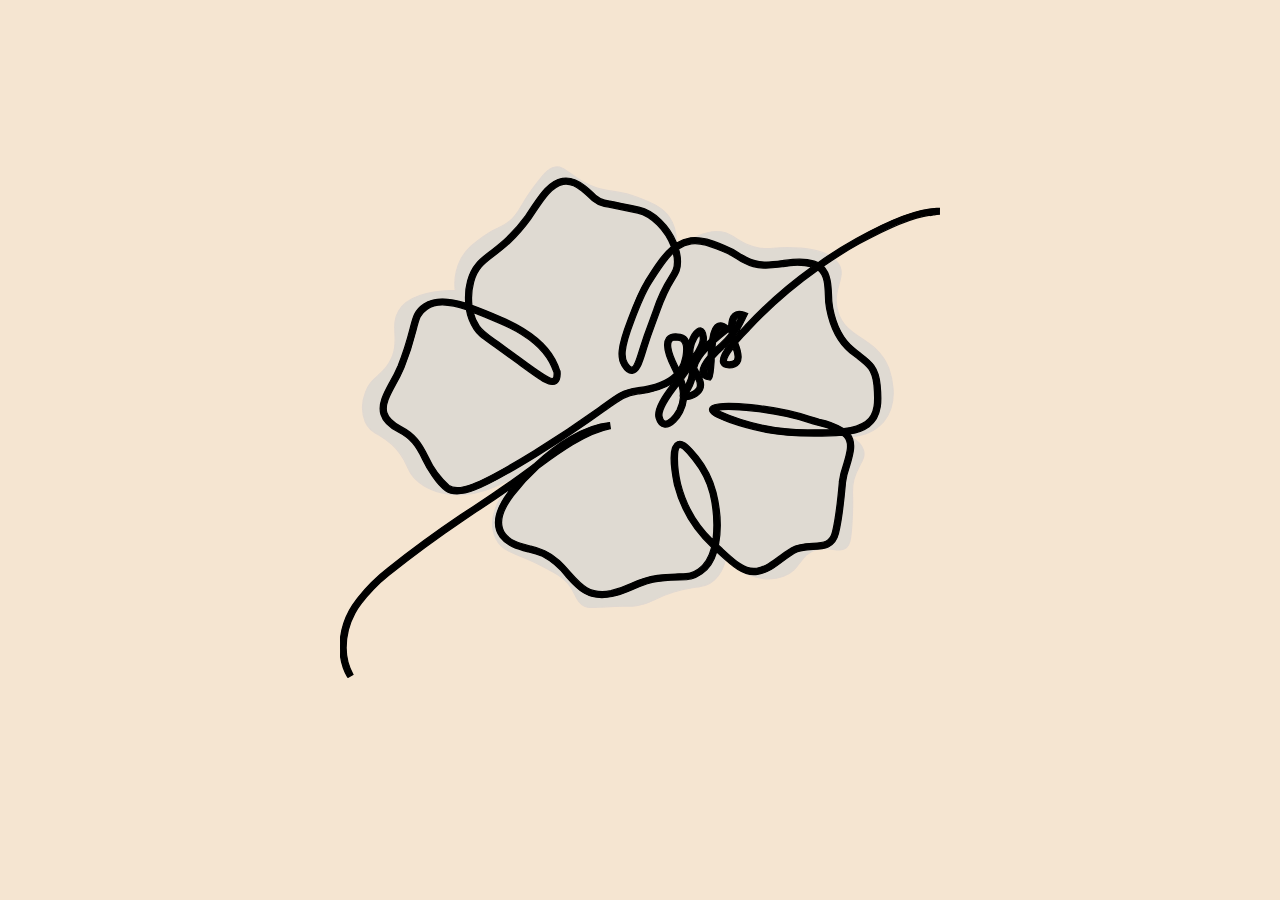
<file: index.html>
<!DOCTYPE html>
<html lang="en">

	<head>
		<meta charset="UTF-8">
		<meta name="viewport" content="width=device-width, initial-scale=1">
		<title>Bean & Brew Café | Quality Coffee & Fresh Food in a Relaxed Setting</title>
		<meta name="description" content="Visit Bean & Brew Café for freshly ground coffee, artisan sandwiches, and a welcoming atmosphere. The perfect local spot for remote working or meeting friends.">

		<link rel="apple-touch-icon" sizes="180x180" href="assets/favicon/apple-touch-icon.png">
		<link rel="icon" type="image/png" sizes="32x32" href="assets/favicon/favicon-32x32.png">
		<link rel="icon" type="image/png" sizes="16x16" href="assets/favicon/favicon-16x16.png">
		<link rel="icon" type="image/x-icon" href="assets/favicon/favicon.ico">
		<link rel="manifest" href="assets/favicon/site.webmanifest">

		<link href="css/reset.css" rel="stylesheet">
		<link href="css/tokens.css" rel="stylesheet">
		<link href="css/base.css" rel="stylesheet">
		<link href="css/style.css" rel="stylesheet">
		<link href="css/navbar.css" rel="stylesheet">
		<link href="css/footer.css" rel="stylesheet">
	</head>

	<body>
		<div id="header"></div>
		<main>
			<div class="picture" role="img" aria-label="View of the cafe from the main entrance">
				<div class="hero-text">
					<div>
						<h1>Bean & Brew</h1>
					</div>
					<div>
						<h2>Good Coffee. Great Atmosphere.</h2>
						<p>
							A warm and welcoming café where quality coffee meets fresh, delicious food.
							Enjoy a relaxed space to study, work, or meet friends — and make every visit memorable.
						</p>
					</div>
				</div>

				<div class="hero-btn">
					<a class="btn-booking" href="booking.html">Booking</a>
				</div>
			</div>
			<div id="page-loader" class="bg-loader">
				<svg class="logo-svg" width="600" height="600" xmlns="http://www.w3.org/2000/svg" viewBox="0 0 490.24 462.39">
					<g>
						<path class="cls-1" pathLength="1" d="M128 304.6c5.8 10.6 16.4 10.8 36.8 21.3 11.5 6 17.2 9 21.5 14.2 6.8 8.4 6.3 15.3 13.5 18.8 3.6 1.7 6 1 17.4.4 18.6-1.2 17.7.2 25.3-.9 13.5-2 12.9-6 30.3-11.2 18.6-5.6 25.3-2.8 33-9.8 6-5.4 8.4-12.6 9.4-18A44 44 0 0 0 329 331c2 1 18 9.2 33.4 3.3 14.6-5.6 12.8-17.7 26.7-21.6 11.5-3.2 18.6 3.3 24.8-1.9 2.4-2 3.5-5 4.4-19.6 1.7-26-1-26.8 1.6-36 3.6-12.5 10-16.3 7.8-23.9-1.7-5.4-6.6-8.8-10.5-10.9 4.6-.4 18-2 27-12.5 14.4-17 4.6-42.2 4-44-10.3-25.4-34.7-23-41.4-45.8-5.6-18.7 8.3-28.7 0-39.8C396.3 64.5 365 65.8 359.1 66c-7.3.3-10.6 1.3-17.5 0-13.5-2.3-18-9.4-26.5-12.2-7.8-2.5-20.4-2-40.8 13.6.7-5.1 1.6-16.5-5.2-26.4-5.2-7.7-12.5-10.8-23.4-15.2-21.3-8.7-25.5-3.6-41.8-11-16.7-7.7-20-16.5-29-14.6-5 1-9.1 6.4-17.2 17C145.7 33.5 147 37 139 43.8c-7.9 7-10 4.2-22.1 13.1-7.3 5.3-13.7 10-18.2 18.5a44 44 0 0 0-4.5 25.4c-30.2.5-41.5 8.9-46.2 16.6-8 13.2 2.6 26-8.2 43.2-6.8 11-14.4 11-19 23.6a33 33 0 0 0-.2 24c4.1 9.3 11 8.8 21.9 18.6 14.8 13.5 9.9 21.4 22.3 31 14.6 11.5 34 10 38.3 9.7 21.4-1.7 36.3-14.3 38-11.8 1 1.5-4.8 5-10.3 15-2.7 5-7.9 14.7-5.7 26 .3 1.4 1 4.5 2.8 8Z"/>
					</g>
					<g>
						<path class="cls-2" pathLength="1" d="M6.4 417.1A48 48 0 0 1 0 393a62 62 0 0 1 7.6-30.6c2.4-4.5 4.8-7.5 7-10.4a140.7 140.7 0 0 1 24.6-24.4 938 938 0 0 1 59-43.2l10.4-6.9a920 920 0 0 0 47.6-33.1l2-1.5.7-.5c17.5-16.2 40.5-31.7 61.3-33.6l.7 5c-19.8 3.8-42 20-58.7 32.3a172 172 0 0 0-20.5 22.3c-10.3 13.6-12.4 23.5-6.7 31.2 4.4 6 12.5 8 20.2 10q6.4 1.5 12.1 3.9c9.3 4.2 15.2 11 21 17.7 8.7 9.9 16.2 18.4 33 14.9a89 89 0 0 0 16.4-5.8 77 77 0 0 1 21.6-6.7c8.2-1 13.9-1 18-1.2 7.5-.2 10-.2 15.5-4 5.7-4 9-10.4 10.9-17.8a104 104 0 0 1-30.4-50.7c0-.4-7.3-31.8 2.4-35.4 5.2-2 11 4.7 17 12.2a79 79 0 0 1 14.5 29c2.8 11.2 4.9 28.4 2 43.2l1.2 1.1 1.8 1.7c11 10.2 19 17.7 28.2 16.1 7.2-1.2 12.7-5.4 18.5-9.8q4.6-3.7 9.8-6.8c5.8-3.3 12-3.6 17.6-3.8 9.2-.3 14.1-.9 16.1-9.2 3.1-12.9 4.4-27 5.6-40.5v-.6a71 71 0 0 1 3.4-13.8c2.7-9 5.4-17.6.8-22.6l-1.9-1.7q-9.4.8-22.9.8c-11.6 0-23.5 0-39.1-3-9.5-2-21-5-30-8.2-16-5.6-16.8-8.6-16.3-11q0-1.2 2-2.5c7.8-4.6 50.5-.8 80.1 8.8q3.6 1.1 7.6 2.2a63 63 0 0 1 20 7.7c8.4-1 13.4-2.8 17.7-5.8 8.3-5.9 8-17.4 6.9-29.7-1.2-12.5-5.6-15.8-13.7-22l-6-4.6c-12.5-10.2-17.3-27-19-36q-1-5-1-11c-.3-8.3-.6-16.2-6-20.6a357.7 357.7 0 0 0-56 48.9l-.5.6q-5.7 5.6-9.2 9.9c2 5 4.6 12.4 1.4 17q-2.6 3.6-8.3 3.6c-4.4 0-6.1-1.9-6.8-3.5s-2.3-5.3 7.7-17.7l-5.4 5.3a93 93 0 0 0-7.8 7.8v2.5c-.6 9.3-.9 12.7-2.2 14.4l-1 1.1-1.4-.2c-4.5-.8-6.1-3.1-6.7-5-1.2-4 2.1-9.7 6.4-14.8l.4-5.2q-8.4 8.8-9.8 15.3l1.8 3.3c2.8 5.1 5.4 10 2.8 15-2.7 5.2-9.2 7.5-12.9 7.7h-.1q-.5 5.1-3.2 10.5c-2 4.1-8.4 12.5-14.6 11.9-2.3-.2-5.3-1.7-6.9-7.3-2.2-7.9 6.2-19.5 13.4-28.8-9.9 6.7-22 8.2-27.3 8.9h-.8c-10 1.4-13.6 4-26.7 13.4-10.5 7.6-26.4 19.1-55.8 37.3-47.3 29.2-64.1 35.6-74.9 28.4-7-4.7-15-17.7-18.6-25.3-5.4-11-9.7-17.3-20-22.6q-11.7-6.1-14.1-14.3c-2.6-8.5 2.3-17.4 7.4-26.8q3.7-6.3 6.6-13.1c5.6-14 8-23.4 9.8-30.4 2.4-9.7 3.8-15.1 11.2-20 9.2-6 20.4-5 34.2-.7-.6-8.9 1-16.3 1.6-18.4 3.4-12.6 10-17.7 18.4-24 7.7-6 17.3-13.2 28.9-29l4.7-7c6.8-10.2 14.4-21.8 25.4-23.6q9-1.5 18.7 6.2 3.8 3 6.1 5.4a20 20 0 0 0 13.8 7h.2s7.4 1.4 23.8 5C257 35.6 269.3 48 275 62q5.1-3.2 11.4-4.2c9.2-1.2 17.6 2.2 27.4 6.2a71 71 0 0 1 13.4 7c1.7 1 3.2 2 5.3 3 9.3 5 19 3.8 29.1 2.4 8.5-1 17.3-2.2 26 .5l3 1.2q14.7-10.5 31.2-19.7c21.6-12 46.3-24.1 65.7-24.7h2.4l.3 4.7-2.6.3-2 .3-3.2.7-.1-.5c-17.5 2.3-39 13-58.1 23.5-10.2 5.6-20 12-29.3 18.4 6 6 6.4 15.5 6.7 23.5q0 5.6.9 10.2c1.6 8.4 6 23.8 17.4 33q3 2.6 5.7 4.6c8.3 6.3 14.3 10.8 15.7 25.5 1 10.4 2.4 26.1-9 34.2q-6.3 4.5-15.7 6c5.6 7.1 2.5 17-.4 26.7q-2.4 7-3.2 12.8v.6c-1.2 13.1-2.5 28-5.7 41.2-3 12.4-12.4 12.7-20.7 13-5.3.2-10.7.4-15.4 3.1q-4.7 3-9.2 6.5c-6 4.6-12.3 9.4-20.8 10.8-11.5 1.9-20.7-6.6-32.4-17.4l-1-1c-2.2 7.5-6 13.9-12.1 18-6.7 4.7-10.5 4.8-18.2 5q-5.8 0-17.6 1.2c-7.1.7-13.5 3.4-20.2 6.3-5.5 2.4-11.2 4.8-17.4 6-19.6 4.2-28.8-6.3-37.7-16.4a59 59 0 0 0-19.3-16.5q-5-2.1-11.3-3.5c-8.6-2.3-17.5-4.6-23-12-10.6-14.2 2.5-31.5 6.7-37.2l2.6-3.2c-12.2 8.6-20.3 14-29 19.6l-10.2 6.8a929 929 0 0 0-61.2 45q-6.8 5.3-13 12c-2.4 2.5-5.1 5.3-8.3 9.5-2.1 2.8-4.3 5.6-6.5 9.7A59 59 0 0 0 5 393a46 46 0 0 0 5.6 21.7zm271.3-188h-.2c-2 .8-3 13.5.7 29.6a97 97 0 0 0 26.6 46 108 108 0 0 0-2.4-37.8c-1.1-4.4-4.6-15.8-13.6-27-7.2-9.1-10-10.8-11-10.8Zm-194-116.4q-7-.1-12.4 3.4c-5.8 3.8-6.8 7.7-9.1 17-1.8 7.2-4.3 16.9-10 31q-3.1 7.3-6.9 13.7c-4.8 8.8-9 16.5-7 23q1.8 6.1 11.6 11.3c11.5 6 16.5 13 22.2 24.9a70 70 0 0 0 17 23.2c7.2 4.9 20.4 1.8 69.4-28.4 29.2-18.1 45-29.6 55.5-37.1 13.2-9.6 17.6-12.8 29-14.3l.7-.1c5.8-.7 20.5-2.6 29.6-11.6l-1.8-3.7q-9.6-18.8-4.6-25.6 3.3-4.3 11.3-2.7c3.7.7 5.8 3 6.8 5.8 1.5-4.4 4-8.3 6.4-10 1.5-1 2.8-1 3.6-1 3 .7 4 4.5 4.3 7.4q.3 2.3-.5 5.1l3.3-3.2c1-7 2.9-11.7 6.5-13.1q4-1.7 8.9 2.8v.1c.1-4.2 1-8.4 3.6-10.8 1.6-1.5 4.6-2.8 9.4-1l2.6 1-1.8 3.6c-3 6-5.1 10.3-8 14.3v.1l7.2-7.8.5-.5a364 364 0 0 1 54.7-48 55 55 0 0 0-23.5-.1c-10.5 1.3-21.4 2.8-32-3q-3.3-1.6-5.7-3.3c-3.2-2-6.2-4-12.6-6.5-9.5-3.9-17-6.9-24.8-5.9q-5.7.9-10.5 4.2 1.6 5.2 1.6 10.3c.1 6.6-1.8 9.7-4.7 14.4-2.9 4.6-7.2 11.6-12.4 26.5l-4.2 11.5q-3.4 9-6.4 18.6l-.8 2.5c-3.1 10.1-5.4 17.4-10.8 17.8-4 .3-7-3.6-8.4-6-3.8-6.1-4.2-14.3 5-38.1 5.5-14.8 8.4-22.2 14.1-31.5 6.7-10.7 13.2-21.1 21.2-27.8-5-13-16.3-25-27.6-27.5l-23.6-4.9a25 25 0 0 1-16.6-8.3q-2.2-2.3-5.7-5.1-8-6.4-14.8-5.2c-8.8 1.5-15.8 12-22 21.4l-4.9 7.2c-12 16.4-22 24-29.9 30-8.2 6.2-13.6 10.4-16.5 21.3-.6 2.2-2.4 10-1.4 19q11 4 24.2 9.8 32.5 14 43.6 34.3 2.4 4.5 4 9.4l.2.3v.3q.6 7-2.8 9.5c-5 3.7-11.6-1.2-31.2-15.6l-19-13.8-3.2-2.3c-8.8-6.2-11.2-8-14-12.3a41 41 0 0 1-6.3-16q-11-3.8-19.5-4Zm224.5 86a179.2 179.2 0 0 0 79.2 16q8.6.1 15-.2-5.7-2.1-12-3.6-4-1-7.8-2.3c-28.9-9.4-65.5-11.8-74.4-9.8M276.9 178c-6.2 8-15.4 20-13.7 26 .3 1.2 1.1 3.5 2.5 3.6 2.4.2 7.2-4.3 9.7-9.2q2.5-5.2 2.8-10.3-.5-1.2 0-2.4-.2-3.7-1.3-7.7m13.2-5.7a36 36 0 0 1-5.7 12.7c2.5-.7 5.8-2.2 7.2-4.8q1.4-3-1.5-8m-9.5 1q1 2.7 1.7 5.6a35 35 0 0 0 3.8-13.1l-.2.2zm-171.8-54.5q1.4 5.7 5 11.2c2.3 3.5 4.3 5 12.7 11l3.3 2.3 19 13.8c13.5 10 23.3 17 25.3 15.6q1-.6.8-4.7-1.6-4.4-3.7-8.4-10.3-18.9-41.1-32-11.6-5-21.3-8.8Zm191.6 44.7q-1.5 2.6-1.1 4 0 .5.6.8zm-26.1-22.1q-2.2 0-3.4 1.1c-.7 1-2.6 5.4 5 20.3l.9 1.7q2.4-3.9 3.4-9.3c1.9-11.1-.6-13-3-13.5q-1.4-.3-3-.3m-2-71c-6.5 6.1-12.2 15.3-18.4 25.3-5.5 8.9-8.3 16.1-13.8 30.6-9.2 24-7.6 30-5.3 33.7q2.4 3.8 3.8 3.6c2-.1 4.6-8.6 6.3-14.3l.8-2.5a386 386 0 0 1 6.6-18.8l4.1-11.4A120 120 0 0 1 269.3 89c2.8-4.5 4-6.5 4-11.7q0-3.4-1-7m49 77.8c-6.3 8.2-5.5 10.5-5.5 10.6q-.1.2 2.2.4 3.1 0 4.2-1.4c1.3-2 .3-6.2-1-9.6M293.8 137a25 25 0 0 0-5.6 17c3.6-5.4 6.6-11 6.2-14.4zm13 6.3-.5 4.8 3.9-3.6q5-4.4 7.8-8.1l-.3-2.3-.3.2q-6 4.7-10.6 9m4-11h-.3q-1.1.5-2 2.8l3.2-2.6q-.5-.2-.9-.2m15.2-9.4q-1.4.2-1.5.6c-1.1 1-1.7 3.2-1.8 5.8z"/>
					</g>
				</svg>
			</div>
		</main>

		<div id="footer"></div>
		<script type="module" src="js/app.js"></script>
		<script type="module" src="js/navbar.js"></script>
	</body>
</html>
</file>
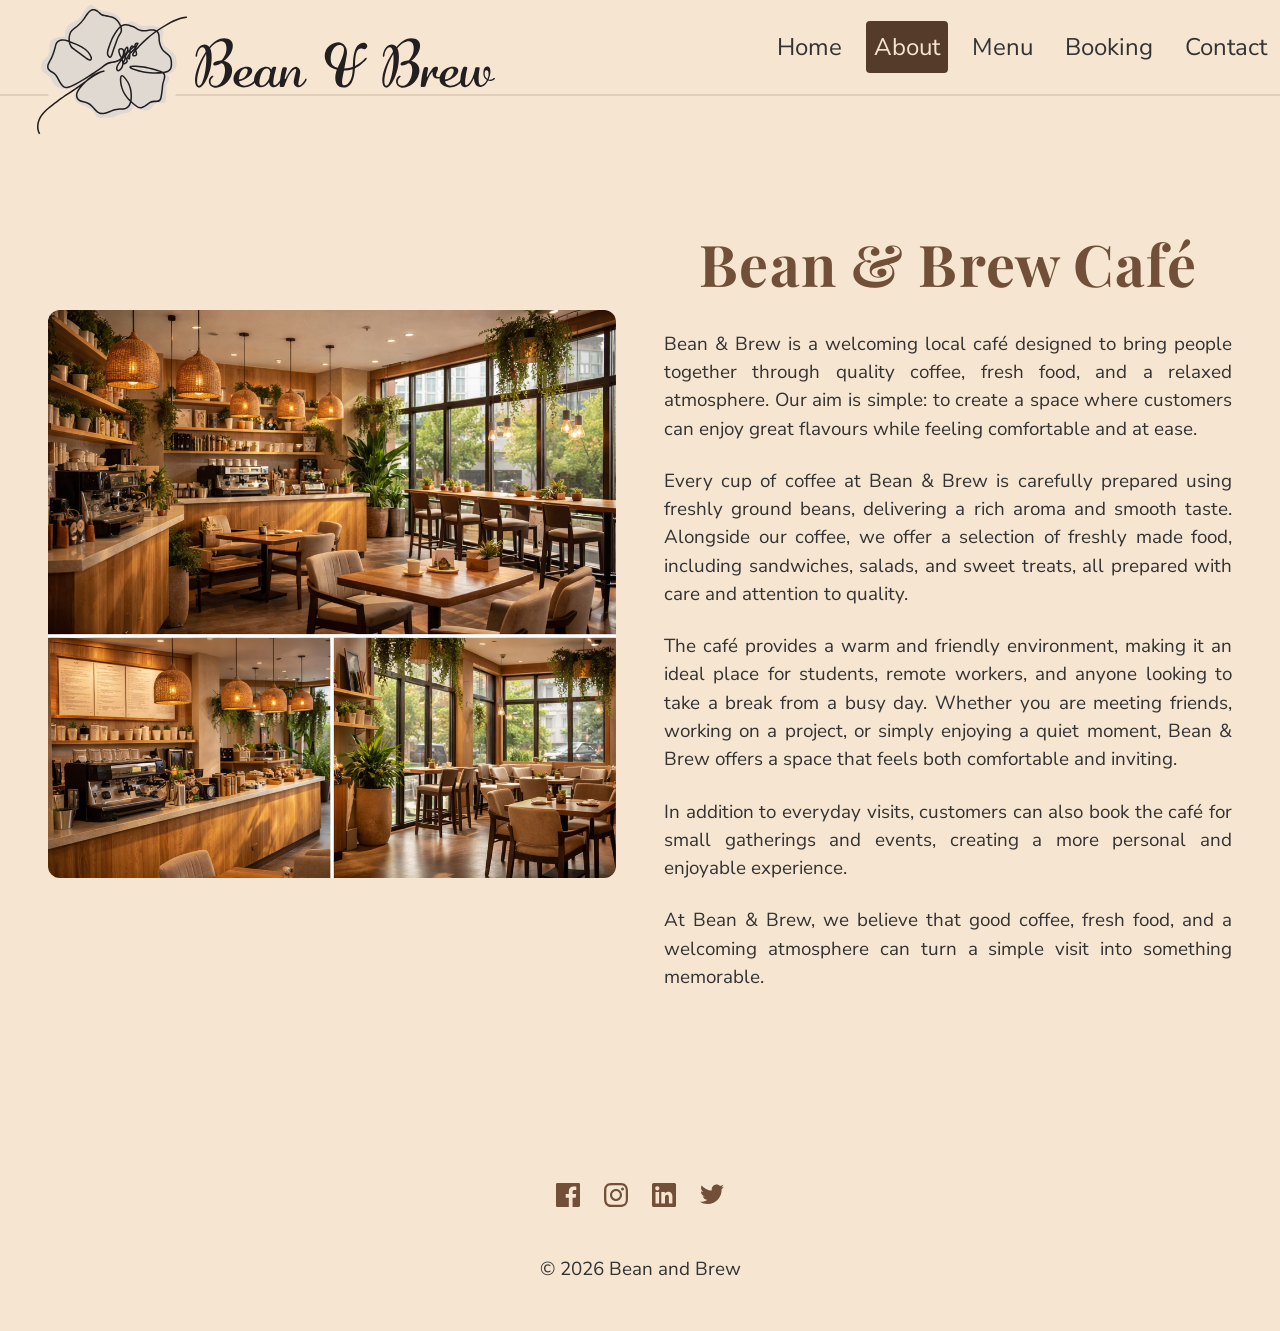
<file: about.html>
<!DOCTYPE html>
<html lang="en">

	<head>
		<meta charset="UTF-8">
		<meta name="viewport" content="width=device-width, initial-scale=1">
		<title>Bean & Brew Café | Quality Coffee & Fresh Food in a Relaxed Setting</title>
		<meta name="description" content="Visit Bean & Brew Café for freshly ground coffee, artisan sandwiches, and a welcoming atmosphere. The perfect local spot for remote working or meeting friends.">

		<link rel="apple-touch-icon" sizes="180x180" href="assets/favicon/apple-touch-icon.png">
		<link rel="icon" type="image/png" sizes="32x32" href="assets/favicon/favicon-32x32.png">
		<link rel="icon" type="image/png" sizes="16x16" href="assets/favicon/favicon-16x16.png">
		<link rel="icon" type="image/x-icon" href="assets/favicon/favicon.ico">
		<link rel="manifest" href="assets/favicon/site.webmanifest">

		<link href="css/reset.css" rel="stylesheet">
		<link href="css/tokens.css" rel="stylesheet">
		<link href="css/base.css" rel="stylesheet">
		<link href="css/pages/about.css" rel="stylesheet">
		<link href="css/navbar.css" rel="stylesheet">
		<link href="css/footer.css" rel="stylesheet">
	</head>

	<body>
		<div id="header"></div>
		<main>
			<div class="picture">
				<img src="assets/images/about.png" alt="Cafe interior from different angles">
			</div>
			<div class="about-wraper">
				<h1>
					Bean & Brew Café
				</h1>
				<p>
					Bean & Brew is a welcoming local café designed to bring people together through quality coffee, fresh
					food, and a relaxed atmosphere. Our aim is simple: to create a space where customers can enjoy great
					flavours while feeling comfortable and at ease.
				</p>
				<p>
					Every cup of coffee at Bean & Brew is carefully prepared using freshly ground beans, delivering a rich
					aroma and smooth taste. Alongside our coffee, we offer a selection of freshly made food, including
					sandwiches, salads, and sweet treats, all prepared with care and attention to quality.
				</p>
				<p>
					The café provides a warm and friendly environment, making it an ideal place for students, remote
					workers, and anyone looking to take a break from a busy day. Whether you are meeting friends, working on
					a project, or simply enjoying a quiet moment, Bean & Brew offers a space that feels both comfortable and
					inviting.
				</p>
				<p>
					In addition to everyday visits, customers can also book the café for small gatherings and events,
					creating a more personal and enjoyable experience.
				</p>
				<p>At Bean & Brew, we believe that good coffee, fresh food, and a welcoming atmosphere can turn a simple
					visit into something memorable.</p>
			</div>
		</main>

		<div id="footer"></div>
		<script type="module" src="js/app.js"></script>
		<script type="module" src="js/navbar.js"></script>
	</body>
</html>
</file>
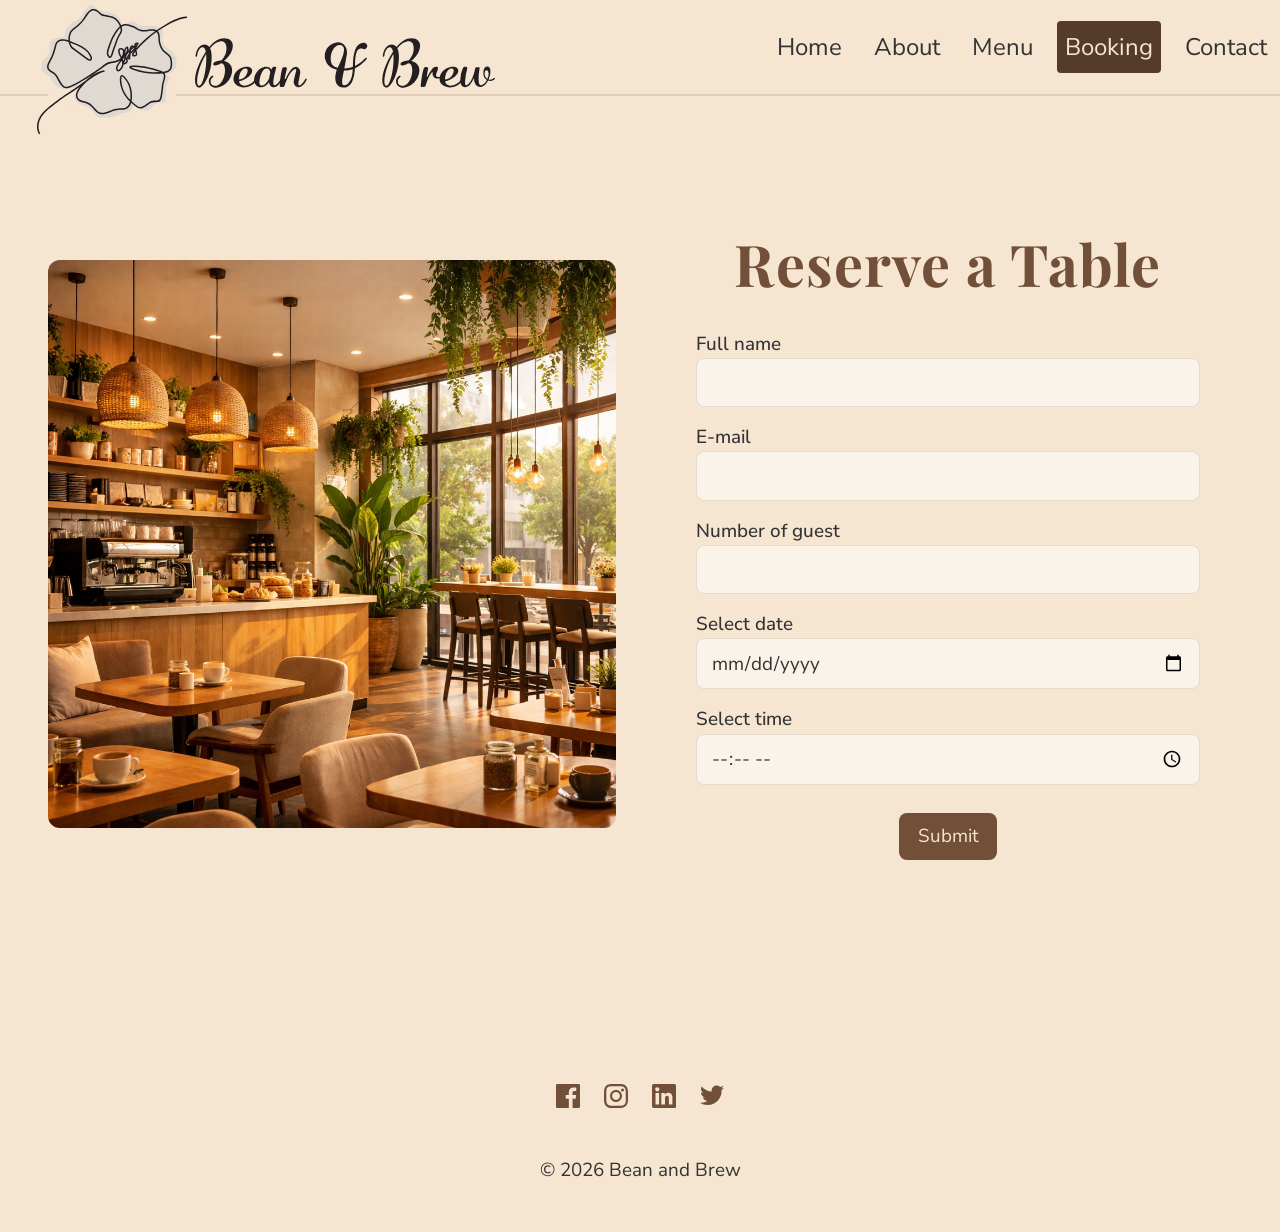
<file: booking.html>
<!DOCTYPE html>
<html lang="en">

	<head>
		<meta charset="UTF-8">
		<meta name="viewport" content="width=device-width, initial-scale=1">
		<title>Bean & Brew Café | Quality Coffee & Fresh Food in a Relaxed Setting</title>
		<meta name="description" content="Visit Bean & Brew Café for freshly ground coffee, artisan sandwiches, and a welcoming atmosphere. The perfect local spot for remote working or meeting friends.">

		<link rel="apple-touch-icon" sizes="180x180" href="assets/favicon/apple-touch-icon.png">
		<link rel="icon" type="image/png" sizes="32x32" href="assets/favicon/favicon-32x32.png">
		<link rel="icon" type="image/png" sizes="16x16" href="assets/favicon/favicon-16x16.png">
		<link rel="icon" type="image/x-icon" href="assets/favicon/favicon.ico">
		<link rel="manifest" href="assets/favicon/site.webmanifest">

		<link href="css/reset.css" rel="stylesheet">
		<link href="css/tokens.css" rel="stylesheet">
		<link href="css/base.css" rel="stylesheet">
		<link href="css/pages/booking.css" rel="stylesheet">
		<link href="css/navbar.css" rel="stylesheet">
		<link href="css/footer.css" rel="stylesheet">
	</head>

	<body>
		<div id="header"></div>

		<main>

			<div class="picture">
				<img src="assets/images/booking.png" alt="Interior view of the cafe showing available tables for booking">
			</div>
			<div class="form-wraper">

				<form>
					<h1>Reserve a Table</h1>

					<div>
						<label for="name">Full name</label>
						<input type="text" id="name" name="name" required>

						<label for="email">E-mail</label>
						<input type="email" id="email" name="email" required>

						<label for="guest">Number of guest</label>
						<input type="number" id="guest" name="guest" min="1" max="20" required>

						<label for="bookdate">Select date</label>
						<input type="date" id="bookdate" name="bookdate" value="" required>

						<label for="booktime">Select time</label>
						<input type="time" id="booktime" name="booktime" min="09:00" max="20:00" step="60" required>
					</div>

					<button class="booking-btn" type="submit">Submit</button>
				</form>
			</div>
		</main>

		<div id="footer"></div>
		<script type="module" src="js/app.js"></script>
		<script type="module" src="js/navbar.js"></script>
	</body>
</html>
</file>
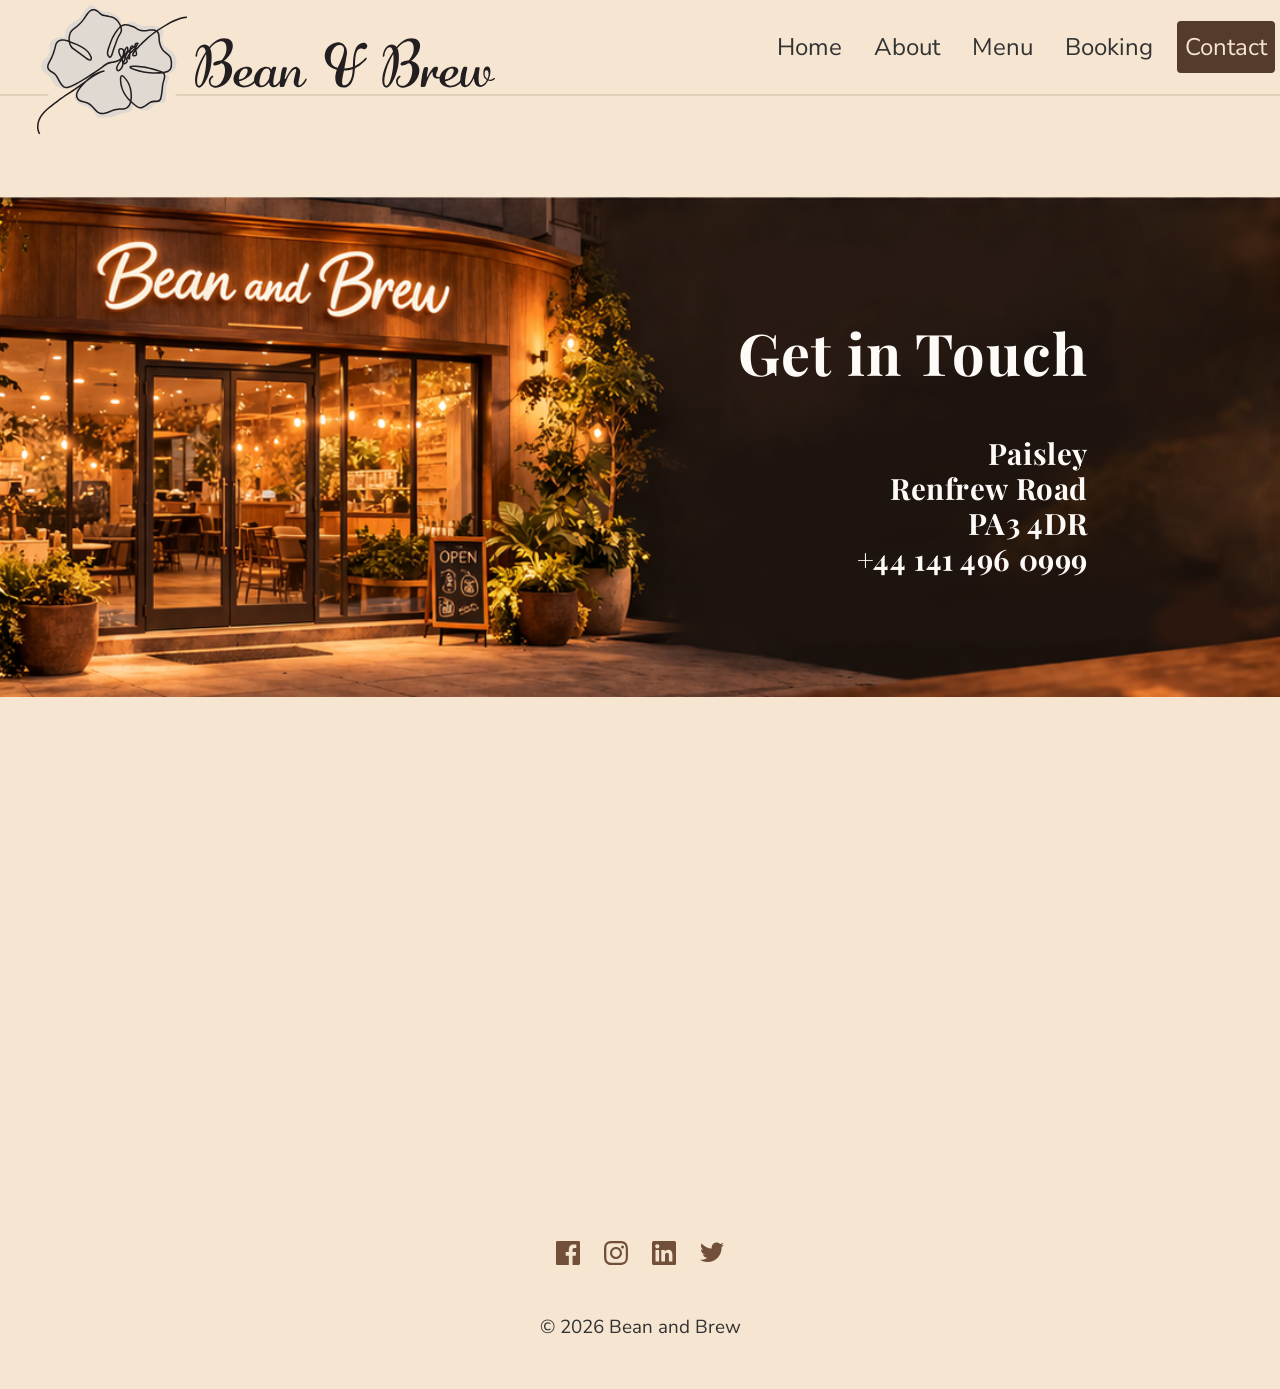
<file: contact.html>
<!DOCTYPE html>
<html lang="en">

	<head>
		<meta charset="UTF-8">
		<meta name="viewport" content="width=device-width, initial-scale=1">
		<title>Bean & Brew Café | Quality Coffee & Fresh Food in a Relaxed Setting</title>
		<meta name="description" content="Visit Bean & Brew Café for freshly ground coffee, artisan sandwiches, and a welcoming atmosphere. The perfect local spot for remote working or meeting friends.">

		<link rel="apple-touch-icon" sizes="180x180" href="assets/favicon/apple-touch-icon.png">
		<link rel="icon" type="image/png" sizes="32x32" href="assets/favicon/favicon-32x32.png">
		<link rel="icon" type="image/png" sizes="16x16" href="assets/favicon/favicon-16x16.png">
		<link rel="icon" type="image/x-icon" href="assets/favicon/favicon.ico">
		<link rel="manifest" href="assets/favicon/site.webmanifest">

		<link href="css/reset.css" rel="stylesheet">
		<link href="css/tokens.css" rel="stylesheet">
		<link href="css/base.css" rel="stylesheet">
		<link href="css/pages/contact.css" rel="stylesheet">
		<link href="css/navbar.css" rel="stylesheet">
		<link href="css/footer.css" rel="stylesheet">
	</head>

	<body>
		<div id="header"></div>
		<main>
			<div class="container" role="img" aria-label="Main entrance view of the cafe">
				<div class="address">
					<h1>Get in Touch</h1>

					<h2>Paisley</h2>
					<h2>Renfrew Road</h2>
					<h2>PA3 4DR</h2>
					<h2>+44 141 496 0999</h2>
				</div>
			</div>
			<div class="map">
				<iframe title="Map showing Bean & Brew location" src="https://maps.google.com/maps?hl=en&q=Renfrew%20Road%20Paisley%20PA3%204DR&t=&z=14&ie=UTF8&iwloc=B&output=embed">
				</iframe>
			</div>
		</main>

		<div id="footer"></div>
		<script type="module" src="js/app.js"></script>
		<script type="module" src="js/navbar.js"></script>
	</body>
</html>
</file>
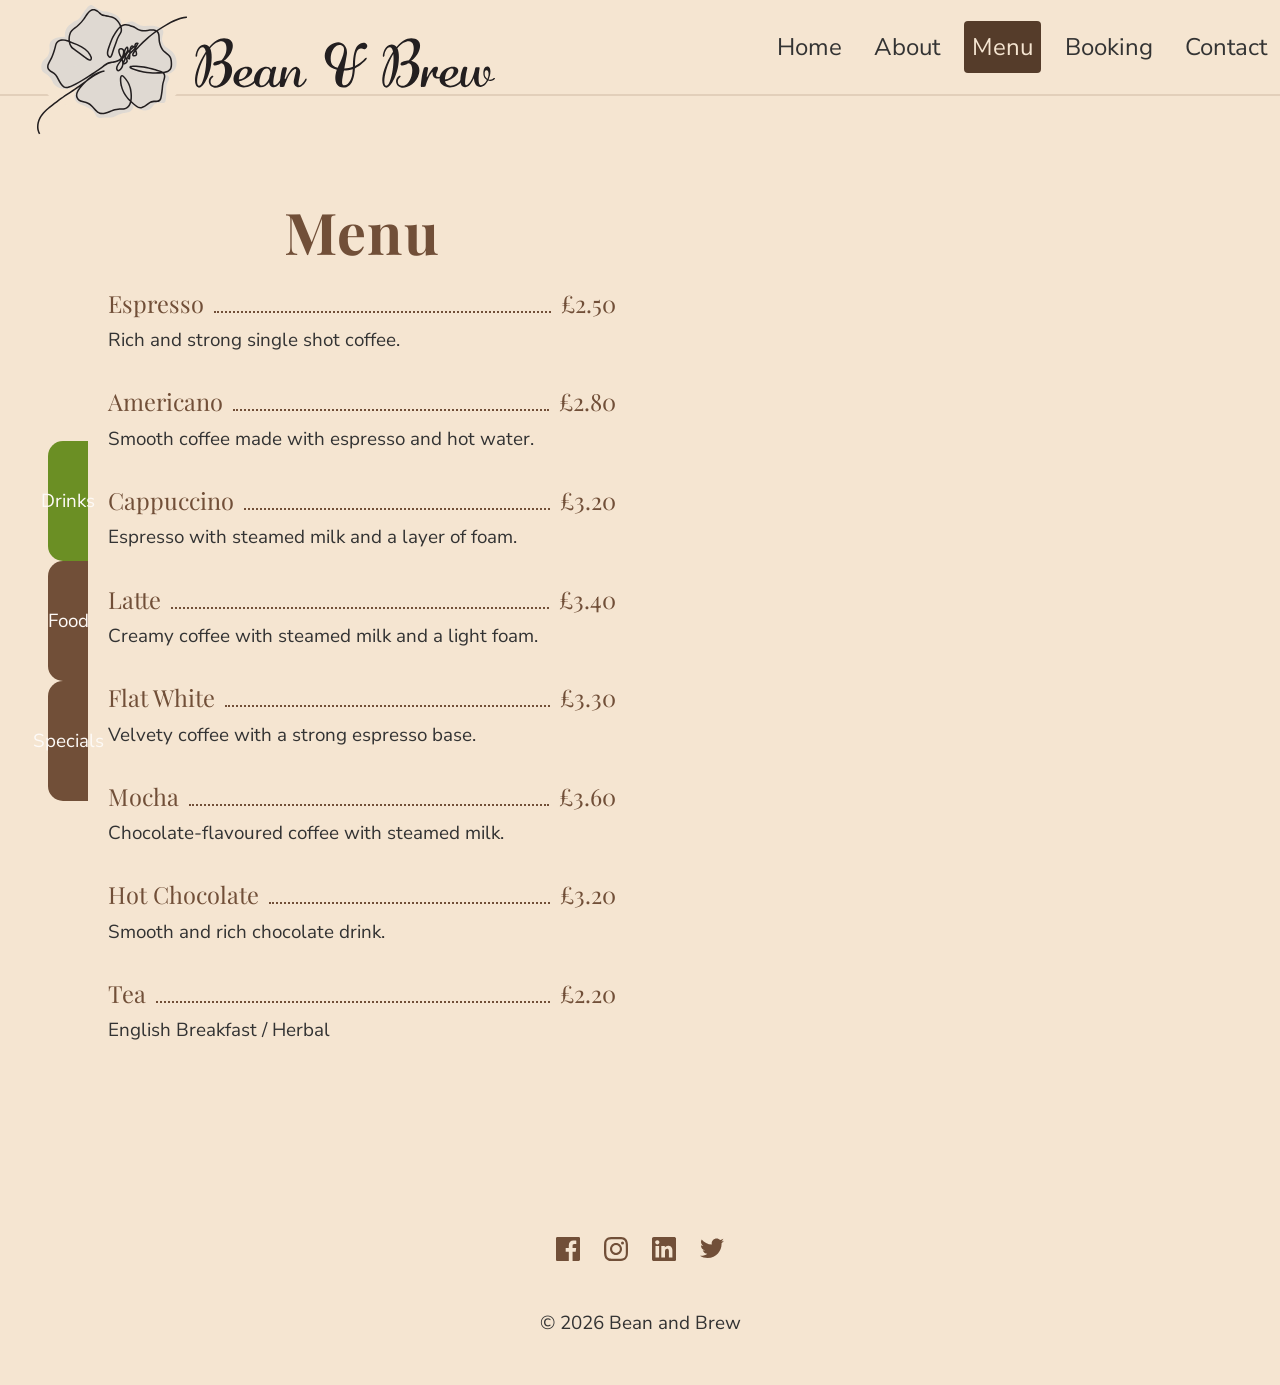
<file: menu.html>
<!DOCTYPE html>
<html lang="en">

	<head>
		<meta charset="UTF-8">
		<meta name="viewport" content="width=device-width, initial-scale=1">
		<title>Bean & Brew Café | Quality Coffee & Fresh Food in a Relaxed Setting</title>
		<meta name="description" content="Visit Bean & Brew Café for freshly ground coffee, artisan sandwiches, and a welcoming atmosphere. The perfect local spot for remote working or meeting friends.">

		<link rel="apple-touch-icon" sizes="180x180" href="assets/favicon/apple-touch-icon.png">
		<link rel="icon" type="image/png" sizes="32x32" href="assets/favicon/favicon-32x32.png">
		<link rel="icon" type="image/png" sizes="16x16" href="assets/favicon/favicon-16x16.png">
		<link rel="icon" type="image/x-icon" href="assets/favicon/favicon.ico">
		<link rel="manifest" href="assets/favicon/site.webmanifest">

		<link href="css/reset.css" rel="stylesheet">
		<link href="css/tokens.css" rel="stylesheet">
		<link href="css/base.css" rel="stylesheet">
		<link href="css/pages/menu.css" rel="stylesheet">
		<link href="css/navbar.css" rel="stylesheet">
		<link href="css/footer.css" rel="stylesheet">
	</head>

	<body>
		<div id="header"></div>
		<main>
			<div class="menu">

				<div class="tabs">
					<a href="#" class="c-btn--art active" data-tab="drinks">Drinks</a>
					<a href="#" class="c-btn--art" data-tab="food">Food</a>
					<a href="#" class="c-btn--art" data-tab="specials">Specials</a>
				</div>

				<div class="about-wraper">
					<h1>
						Menu
					</h1>
					<div class="menu-grid-wrapper"></div>
				</div>
			</div>

			<div class="video">
				<video autoplay muted loop playsinline class="background-video" aria-label="Video showing a 10-second loop of three cups of coffee on a cafe table">
					<source src="./assets/video/cups.mp4" type="video/mp4">
				</video>
			</div>
		</main>
		<div id="footer"></div>
		<script type="module" src="js/app.js"></script>
		<script type="module" src="js/navbar.js"></script>
		<script type="module" src="js/pages/menu.js"></script>
	</body>
</html>
</file>
<file: css/tokens.css>
/* ============================================ */
/* =================2- TOKENS =================== */
/* ============================================ */
/* дизайн-токены (цвета, шрифты, отступы) */
@font-face {
  font-family: 'Playfair Display Variable';
  src: url('../assets/fonts/PlayfairDisplay-Variable.woff2') format('woff2');
  font-weight: 400 900;
  font-style: normal;
  font-display: swap;
}

@font-face {
  font-family: 'Nunito Sans Variable';
  src: url('../assets/fonts/NunitoSans-Variable.woff2') format('woff2');
  font-weight: 200 1000;
  font-stretch: 75% 125%;
  font-style: normal;
  font-display: swap;
}

:root {
  /* --- 1. Colors --- */
  /* Raw color */
  /*#f5e6d3*/
  --color-bg-primary-hs: 34 63%;
  --color-bg-primary-l: 89%;

  /*#6f4e37*/
  --color-bg-secondary-hs: 25 34%;
  --color-bg-secondary-l: 33%;

  /*#6b8e23*/
  --color-accent-hs: 80 60%;
  --color-accent-l: 35%;

  /* Backgrounds*/
  /* 60% x 30% x 10% */
  --color-bg-primary: hsl(var(--color-bg-primary-hs) var(--color-bg-primary-l));
  --color-bg-secondary: hsl(
    var(--color-bg-secondary-hs) var(--color-bg-secondary-l)
  );
  --color-accent: hsl(var(--color-accent-hs) var(--color-accent-l));

  /* Surface/Cards */
  --color-bg-surface: hsl(var(--color-bg-primary-hs) 95%);

  /* Interactive */
  --color-accent-hover: hsl(var(--color-accent-hs) 45%);
  --color-accent-active: hsl(var(--color-accent-hs) 28%);

  --color-bg-secondary-hover: hsl(var(--color-bg-secondary-hs) 40%);
  --color-bg-secondary-active: hsl(var(--color-bg-secondary-hs) 25%);

  /* Typography */
  --color-text-main: hsl(0, 0%, 20%);
  --color-text-muted: hsl(0, 0%, 60%);
  --color-text-title: var(--color-bg-secondary);
  --color-text-on-dark: hsl(var(--color-bg-primary-hs) 98%);

  /* Borders & Dividers */
  --color-border: hsl(
    var(--color-bg-secondary-hs) var(--color-bg-secondary-l) / 0.15
  );

  /* --- Status Colors --- */
  --color-success: hsl(120, 39%, 49%);
  --color-warning: hsl(36, 100%, 50%);
  --color-error: hsl(4, 90%, 58%);
  --color-info: hsl(207, 90%, 54%);

  /* --- 2. Typography --- */

  --type-scale: 1.25;
  /* Резиновый коэффициент (на мобилках 1.15, на десктопе 1.25)  */
  --step-0: clamp(1rem, 0.738rem + 0.55vw, 1.25rem);
  /* Авто-расчет всех шагов */
  --step-1: calc(var(--step-0) * var(--type-scale));
  --step-2: calc(var(--step-1) * var(--type-scale));
  --step-3: calc(var(--step-2) * var(--type-scale));
  --step-4: calc(var(--step-3) * var(--type-scale));
  --step-5: calc(var(--step-4) * var(--type-scale));

  --font-family-title: 'Playfair Display Variable', serif;
  --font-family-base: 'Nunito Sans Variable', sans-serif;
  --font-size-base: var(--step-0);
}

@media (max-width: 768px) {
  :root {
    /* Уменьшаем только коэффициент. 
       Все шаги (1-5) пересчитаются автоматически! */
    --type-scale: 1.15;
  }
}

:root {
  --line-height-base: 1.5;
  --font-weight-regular: 400;
  --font-weight-medium: 500;
  --font-weight-bold: 700;

  --heading-font-weight: 700;
  --heading-line-height: 1.2;
  --heading-letter-spacing: 0.02em;

  /* --- 3. Spacing & Radii  --- */
  --gutter: clamp(1rem, 5vw, 3rem);
  --spacing-section: calc(var(--gutter) * 2);
  --spacing-section-lg: calc(var(--gutter) * 3);

  --spacing-1: 0.25rem; /* 4px  */
  --spacing-2: 0.5rem; /* 8px  */
  --spacing-3: 0.75rem; /* 12px */
  --spacing-4: 1rem; /* 16px (Base) */

  --spacing-6: 1.5rem; /* 24px */
  --spacing-8: 2rem; /* 32px */

  --spacing-10: 2.5rem; /* 40px */
  --spacing-12: 3rem; /* 48px */
  --spacing-16: 4rem; /* 64px */
  --spacing-20: 5rem; /* 80px */
  --spacing-24: 6rem; /* 96px */
  --spacing-32: 8rem; /* 128px */

  --radius-sm: 0.25rem;
  --radius-md: 0.5rem;
  --radius-lg: 0.75rem;

  /* --- 4. Shadows & Transitio --- */
  --shadow-sm: 0 1px 2px hsla(var(--color-bg-secondary-hs) 10% / 0.1);
  --shadow-md: 0 4px 6px hsla(var(--color-bg-secondary-hs) 10% / 0.15);
  --shadow-lg: 0 10px 15px hsla(var(--color-bg-secondary-hs) 10% / 0.2);

  --transition-fast: 0.15s ease-in-out;
  --transition-base: 0.3s ease-in-out;
  --transition-slow: 0.5s ease-in-out;

  /* --- 5. Медиа-запросы / брейкпоинты --- */
  --breakpoint-xs: 320px;
  --breakpoint-sm: 576px;
  --breakpoint-md: 768px;
  --breakpoint-lg: 992px;
  --breakpoint-xl: 1200px;
  --breakpoint-xxl: 1600px;
}
</file>
<file: css/base.css>
/* ============================================ */
/* ================ BASE STYLES =============== */
/* ============================================ */

/* --- BODY --- */
body {
  font-family: var(--font-family-base);
  font-size: var(--font-size-base);
  line-height: var(--line-height-base);

  /* Включает автоматическую подстройку формы букв под размер шрифта */
  font-optical-sizing: auto;
  /* Стандартные улучшения отрисовки */
  -webkit-font-smoothing: antialiased;
  -moz-osx-font-smoothing: grayscale;

  min-height: 100svh;
  color: var(--color-text-main);
  background-color: var(--color-bg-primary);
  /* Плавная смена размера при ресайзе */
  transition: var(--transition-base);
}

/* --- TYPOGRAPHY --- */
h1,
h2,
h3,
h4,
h5,
h6 {
  font-family: var(--font-family-title);
  font-weight: var(--heading-font-weight);
  line-height: var(--heading-line-height);
  /* Если хотите чуть поджать заголовки (ось wdth), добавьте это: */
  font-stretch: 90%;
  letter-spacing: var(--heading-letter-spacing);
  text-wrap: balance;
  color: var(--color-text-title);
  /* для безопасности, уже сброшено в reset.css */
  margin: 0;
  transition: var(--transition-base);
}

h1 {
  font-size: var(--step-5);
}

h2 {
  font-size: var(--step-4);
}

h3 {
  font-size: var(--step-3);
}

h4 {
  font-size: var(--step-2);
}

h5 {
  font-size: var(--step-1);
}

h6 {
  font-size: var(--step-0);
  font-variation-settings: 'wght' 800;
}

/* --- PARAGRAPHS --- */
p {
  color: var(--color-text-main);
  margin: 0;
  /* сброс уже в reset.css */
  overflow-wrap: break-word;
}

p:where(:not([class]):not(:last-child)) {
  margin-bottom: var(--spacing-6);
}

/* --- LINKS --- */
a:not([class]) {
  color: var(--color-accent);
  text-decoration: underline;
  text-underline-offset: 0.2em;
}

a:not([class]):hover {
  text-decoration: none;
}

/* --- LISTS --- */
ul:not([class]),
ol:not([class]) {
  padding-left: 1.5em;
}

/* --- BUTTONS --- */
button {
  border-radius: var(--radius-md);
  font: inherit;
  padding: 0.5em 1em;
  cursor: pointer;
}

/* --- FORMS --- */
input,
textarea,
select {
  border: 1px solid var(--color-border);
  border-radius: var(--radius-md);
  padding: 0.5em 0.75em;
  font: inherit;
  color: var(--color-text-main);
  background-color: var(--color-bg-surface);
}

/* --- PLACEHOLDER --- */
::placeholder {
  color: var(--color-text-muted);
}

/* --- TABLES --- */
table {
  width: 100%;
}

th,
td {
  padding: 0.5em;
  text-align: left;
}

/* --- FOCUS & ACCESSIBILITY --- */
:focus-visible {
  outline: 2px solid var(--color-accent);
  outline-offset: 4px;
}

::selection {
  background-color: var(--color-accent);
  color: #000;
}

/* ================ Кнопки и интерактив ================ */
/* Минимальная область клика на мобильных устройствах */
@media (max-width: 768px) {
  button,
  a:where([class]),
  label {
    min-width: 44px;
    min-height: 44px;
  }
}
</file>
<file: css/style.css>
body {
  display: flex;
  flex-direction: column;
  min-height: 100svh;
}

main {
  flex-grow: 1;
  display: flex;
}

#header,
#footer {
  flex-shrink: 0;
  /* Футер не будет сжиматься */
}

.picture::before {
  content: '';
  position: absolute;
  inset: 0;
  background: url('../assets/images/top.png') center/cover no-repeat;
  opacity: 1;
  z-index: -1;
}

.picture {
  flex-grow: 1;
  isolation: isolate;
  position: relative;
  display: flex;
  flex-direction: column;
  overflow: hidden;
  margin-top: var(--spacing-section);
  justify-content: center;
}

.hero-text {
  text-align: center;
  max-width: 700px;
  margin-left: clamp(0rem, (25vw - 125px) * 1.5, 25vw);
}

.hero-text h1 {
  font-size: calc(var(--font-size-base) * 5);
}
.hero-text h2 {
  font-size: var(--step-2);
}

.hero-text h1,
.hero-text h2,
.hero-text p {
  margin: var(--spacing-4);
  color: var(--color-text-on-dark);
    /* transform: matrix(1, 0, 0, 1, 0, 0); */
}
  
  
.hero-btn {
  display: flex;
  justify-content: left;
}

.btn-booking {
  padding: var(--spacing-1);
  background-color: var(--color-accent);
  color: var(--color-text-on-dark);
  font-size: 1.5rem;
  text-decoration: none;
  border-radius: var(--radius-sm);
  cursor: pointer;
  margin-top: calc(var(--gutter) * 2);
  margin-left: var(--spacing-1);
  margin-bottom: var(--spacing-1);
  transition:
    background-color var(--transition-fast),
    transform var(--transition-fast);
}

.btn-booking:hover {
  background-color: var(--color-accent-hover);
}

.btn-booking:active {
  background-color: var(--color-accent-active);
  transform: scale(0.96);
}

/* ---------Loader------------- */
.cls-1 {
  fill: transparent;
  stroke: #d4d1d1;
  stroke-width: 1;

  stroke-dasharray: 1;
  stroke-dashoffset: 1;

  animation:
    draw 2s ease-in-out forwards,
    fillBlue 1s ease-in-out forwards 2s;
  /* fill starts after stroke */
  animation-delay: 0s;
}

.cls-2 {
  fill: transparent;
  stroke: #000;
  stroke-width: 1;

  stroke-dasharray: 1;
  stroke-dashoffset: 1;

  animation:
    draw 2s ease-in-out forwards,
    fillGreen 1s ease-in-out forwards 2.7s;
  /* starts after its stroke */
  animation-delay: 0.7s;
}

.logo-svg {
  position: absolute;
  top: 50%;
  left: 50%;
  transform: translate(-50%, -50%);
}

.bg-loader {
  position: fixed;
  inset: 0;
   display: flex;
  align-items: center;
  justify-content: center;
  background-color: var(--color-bg-primary);
}

#page-loader {
  z-index: 999;
  transition: opacity 0.75s ease, visibility 0.75s;
  user-select: none;}

#page-loader.hide {
  opacity: 0;
  visibility: hidden;
  pointer-events: none;}

@keyframes draw {
  to { stroke-dashoffset: 0; }
}

@keyframes fillBlue {
  to { fill: #d1d3d4; opacity: 0.6; }
}

@keyframes fillGreen {
  to { fill: #000; }
}

/* --------------------------------------------------------- */
@media (min-width: 768px) {
  .btn-booking {
    margin-left: var(--spacing-4);
  }
}
</file>
<file: css/navbar.css>
/* NAVBAR */
.navbar {
    display: flex;
    justify-content: space-between;
    align-items: center;
    background: var(--color-bg-primary);
    border-bottom: 2px solid var(--color-border);
    padding: 0.3rem 0.3rem;
    margin-bottom: 0.3rem;
    height: 6rem;
    overflow: visible;
}

/* Ссылка-обертка вокруг логотипа */
.navbar a:has(.logo-img) {
    position: relative;
    z-index: 100;
    display: flex;
    transform: translateY(clamp(0.5rem, 2vw, 2rem)) translateX(2rem);
    transition: var(--transition-base);
}

/* Создаем круглую подложку под логотипом, которая "сотрет" бордер */
.navbar a:has(.logo-img)::before {
    content: '';
    position: absolute;
    top: 60%;
    left: 50%;
    transform: translate(-50%, -50%);
    width: 90%;
    /* Чуть шире логотипа */
    height: 35%;
    /* Чуть выше логотипа */
    background: var(--color-bg-primary);
    /* Цвет фона набара */
    border-radius: 50%;
    /* Делаем подложку круглой */
    z-index: -1;
    /* Уводим ПОД картинку, но она останется НАД бордером */
}
.navbar div{
    display: flex;
    gap:40px;
}
.logo-img {
    width: clamp(100px, 6vw + 80px, 150px);
    height: auto;
    display: block;
}
.logo-txt{
    width: clamp(12.5rem, 10.227rem + 11.36vw, 18.75rem);
    margin-top: 2rem;
}
/* Menu items */
.nav-menu {
    list-style: none;
    display: flex;
    gap: 1rem;
    margin: 0;
    padding: 0;
}

.nav-menu>li>a {
    display: block;
    padding: 0.5rem;
    color: var(--color-text-main);
    font-size: 1.5rem;
    text-decoration: none;
    border-radius: 4px;
    transition: var(--transition-base);
}

.nav-menu>li>a:hover {
    background: var(--color-bg-secondary-hover);
    color: var(--color-bg-primary);
}

.nav-menu li.active a {
    background: var(--color-bg-secondary-active);
    color: var(--color-bg-primary);
}

/* Mobile */
.nav-toggle {
    width: 120px;
    height: auto;
    display: none;
    background: none;
    fill: var(--color-bg-secondary);
    cursor: pointer;
}

/*Button Animation*/
.nav-toggle .line {
    transition:
        transform 300ms ease-in 300ms,
        rotate 300ms ease-in,
        opacity 300ms 300ms;
    transform-origin: center;
}

.nav-toggle[aria-expanded='true'] .line {
    transition:
        transform 300ms ease-in,
        rotate 300ms ease-in 300ms,
        opacity 300ms 300ms;
}

.nav-toggle[aria-expanded='true'] .top {
    transform: translateY(20px);
    rotate: 45deg;
}

.nav-toggle[aria-expanded='true'] .middle {
    opacity: 0;
}

.nav-toggle[aria-expanded='true'] .bottom {
    transform: translateY(-20px);
    rotate: -45deg;
}

@media (max-width: 992px) {
    .nav-toggle {
        display: block;
    }

    .nav-menu {
        position: absolute;
        top: 90px;
        right: 0;
        background: var(--color-bg-surface);
        flex-direction: column;
        width: 200px;
        padding: 1rem;
        display: none;
        z-index: 5;
    }

    .nav-menu.active {
        display: flex;
    }
}
</file>
<file: css/footer.css>
.site-footer {
  display: flex;
  background-color: var(--color-bg-primary);
  color: var(--color-text-main);

  padding-top: var(--spacing-section);
    padding-bottom: var(--gutter);
  padding-inline: var(--gutter);
  flex-direction: column;
  align-items: center;
  justify-content: center;
  gap: var(--gutter);
}

.social-link {
  display: flex;
  gap: var(--spacing-6);
}

.social-icon {
  display: inline-flex;
  align-items: center;
  justify-content: center;
  color: var(--color-bg-secondary);
  transition:
    transform var(--transition-base),
    opacity 0.3s ease;
}

.social-icon:hover {
  transform: translateY(-3px);
  /* Слегка приподнимает иконку */
  opacity: 0.7;
}
</file>
<file: css/pages/about.css>
/* * { */
/*   outline: 1px solid red; */
/* } */

body {
  display: flex;
  flex-direction: column;
  min-height: 100svh;
}

main {
  flex-grow: 1;

  display: flex;
  flex-wrap: wrap;
  flex-direction: row;
  justify-content: space-around;
  align-content: stretch;
  align-items: center;
  gap: var(--gutter);
  padding-block: var(--spacing-section);
  padding-inline: var(--gutter);
  width: min(1550px, 100vw);
  margin: 0 auto;
  /* to center main inside body */
}

#header,
#footer {
  flex-shrink: 0;
  /* Футер не будет сжиматься */
}

h1 {
  padding: var(--spacing-8);
  text-align: center;
}

.about-wraper {
  flex-grow: 1;
  flex-basis: 500px;
  justify-content: center;
}

.about-wraper p {
  text-align: justify;
}

.picture {
  flex-grow: 1;
  flex-basis: 500px;
  max-width: 780px;
  display: flex;
  justify-content: center;
}

.picture img {
  width: 100%;
  height: auto;
  object-fit: cover;
  /* Картинка не искажается */
  border-radius: var(--radius-lg);
}
</file>
<file: css/pages/booking.css>
/* * { */
/*   outline: 1px solid red; */
/* } */

body {
  display: flex;
  flex-direction: column;
  min-height: 100svh;
}

main {
  flex-grow: 1;

  display: flex;
  flex-wrap: wrap;
  flex-direction: row;
  justify-content: space-around;
  align-content: stretch;
  align-items: center;
  gap: var(--gutter);
  padding-inline: var(--gutter);
  padding-block: var(--spacing-section);
  width: min(1350px, 100vw);
  margin: 0 auto;
  /* to center main inside body */
}

#header,
#footer {
  flex-shrink: 0;
  /* Футер не будет сжиматься */
}

.form-wraper {
  flex-grow: 1;
  flex-basis: 400px;

  justify-content: center;
  padding: var(--spacing-8);
}

.picture {
  flex-grow: 1;
  flex-basis: 400px;
  max-width: 780px;
  display: flex;
  justify-content: center;
}

.picture img {
  width: 100%;
  height: auto;
  object-fit: cover;
  /* Картинка не искажается */
  border-radius: var(--radius-lg);
}

form {
  display: flex;
  flex-direction: column;
  justify-content: center;
  align-items: center;
  gap: var(--spacing-4);
}

form div {
  display: flex;
  flex-direction: column;
  width: 100%;
}

label {
  padding-top: var(--spacing-4);
  font-weight: var(--font-weight-medium);
}

input {
  width: 100%;
}

.booking-btn {
  margin-top: var(--radius-lg);
  background-color: var(--color-bg-secondary);
  color: var(--color-bg-primary);
  transition: var(--transition-base);
}

.booking-btn:hover {
  background-color: var(--color-bg-secondary-hover);
}

.booking-btn:active {
  background-color: var(--color-bg-secondary-active);
}
</file>
<file: css/pages/contact.css>
body {
  display: flex;
  flex-direction: column;
  min-height: 100svh;
}

main {
  flex-grow: 1;
}

#header,
#footer {
  flex-shrink: 0;
  /* Футер не будет сжиматься */
}

.container {
  width: 100%;
  height: 500px;
  display: flex;
  flex-direction: row-reverse;
  isolation: isolate;
  background: url('../../assets/images/contact.png') center/cover no-repeat;
  margin-top: var(--spacing-section);
}

.address {
  display: flex;
  flex-direction: column;
  justify-content: center;
  text-align: right;
  max-width: 500px;
  margin-right: 5%;
}

h1 {
  color: var(--color-text-on-dark);
  padding-bottom: var(--gutter);
}

h2 {
  font-size: var(--step-2);
  color: var(--color-text-on-dark);
}

.map iframe {
  width: 100%;
  height: 400px;
  border: 0;
  margin-top: var(--gutter);
}

@media (min-width: 768px) {
  .address {
    justify-content: center;
    margin-right: 15%;
  }
}
</file>
<file: css/pages/menu.css>
/* * { */
/*   outline: 1px solid red; */
/* } */

body {
  display: flex;
  flex-direction: column;
  min-height: 100svh;
}

main {
  flex-grow: 1;

  display: flex;
  flex-wrap: wrap;
  flex-direction: row;
  justify-content: space-around;
  align-content: stretch;
  align-items: center;
  gap: var(--gutter);
  padding-block: var(--spacing-section);
  padding-inline: var(--gutter);
  width: min(1550px, 100vw);
  margin: 0 auto;
}

#header,
#footer {
  flex-shrink: 0;
  /* Футер не будет сжиматься */
}

.menu {
  display: flex;
  flex-direction: row;
  gap: 20px;
  flex-grow: 1;
  flex-basis: 500px;
  align-items: center;
}

.about-wraper {
  display: flex;
  flex-grow: 1;
  flex-direction: column;
  justify-content: center;
  align-items: center;
}

.video {
  flex-grow: 1;
  flex-basis: 500px;
  max-width: 780px;
  display: flex;
  justify-content: center;
}

.menu-grid-wrapper {
  display: grid;
  grid-template-columns: repeat(auto-fit, minmax(280px, 1fr));
  gap: 30px;
  margin-top: 20px;
  width: 100%;
}

.item-header {
  display: flex;
  align-items: baseline;
  font-family: var(--font-family-title);
  color: var(--color-bg-secondary);
  font-size: var(--step-1);
}

.dots {
  flex-grow: 1;
  border-bottom: 2px dotted var(--color-bg-secondary);
  margin: 0 10px;
}

.price {
  flex-shrink: 0;
}

.description {
  font-size: var(--step-0);
  color: var(--color-text-main);
  margin-top: 5px;
}

.tabs {
  display: flex;
  flex-direction: column;
}

.c-btn--art {
  background-color: var(--color-bg-secondary);
  color: var(--color-text-on-dark);
  width: 40px;
  height: min(9em, 120px);
  border-radius: 15px 0 0 15px;
  padding: 10px;
  writing-mode: sideways-lr;
  justify-content: center;
  align-items: center;
  text-decoration: none;
  cursor: pointer;
  transition:
    background-color var(--transition-fast),
    transform var(--transition-fast);
}

.c-btn--art:hover {
  background-color: var(--color-accent-hover);
}

.c-btn--art:active {
  background-color: var(--color-accent-active);
  transform: scale(0.96);
}
.c-btn--art.active{
    background: var(--color-accent);
    
}
</file>
